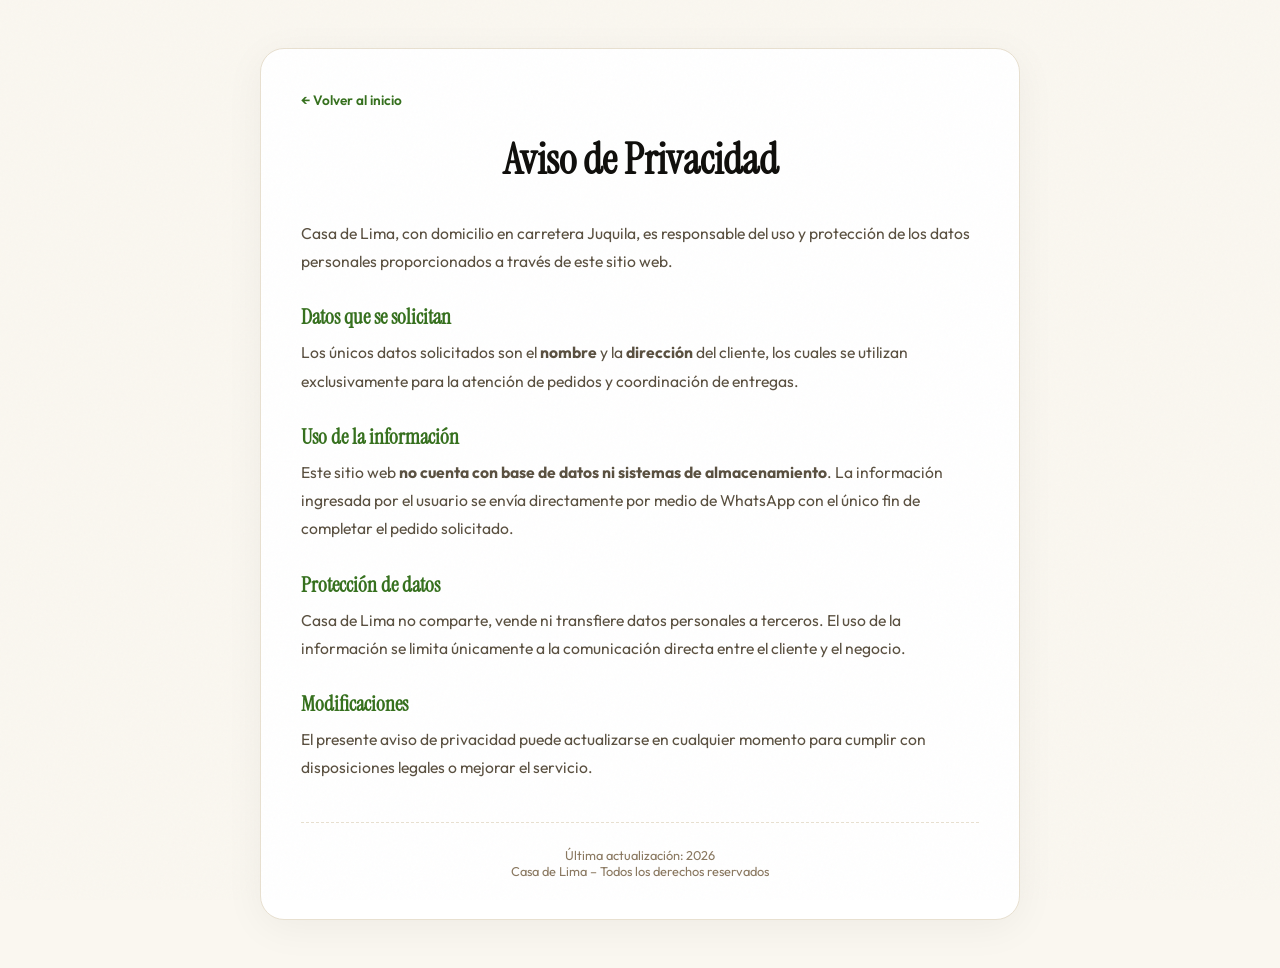
<file: public/aviso-de-privacidad.html>
<!DOCTYPE html>
<html lang="es">
<head>
<meta charset="UTF-8">
<title>Aviso de Privacidad | Casa de Lima</title>
<meta name="viewport" content="width=device-width, initial-scale=1.0">
<link rel="icon" href="/favicon.png" type="image/png">
<link rel="preconnect" href="https://fonts.googleapis.com">
<link rel="preconnect" href="https://fonts.gstatic.com" crossorigin>
<link href="https://fonts.googleapis.com/css2?family=Instrument+Serif:ital@0;1&family=Outfit:wght@300;400;500;600;700;900&display=swap" rel="stylesheet">
<link rel="stylesheet" href="css/index.css">
<style>
.legal-wrap{min-height:100vh;display:flex;align-items:center;justify-content:center;padding:3rem 1.25rem}
.legal-card{max-width:760px;width:100%}
.legal-card h1{font-family:'Instrument Serif',serif;font-size:clamp(2rem,4vw,2.6rem);color:var(--ink);text-align:center;margin-bottom:2rem}
.legal-card h2{font-family:'Instrument Serif',serif;font-size:1.3rem;color:var(--moss);margin-top:1.75rem;margin-bottom:.5rem}
.legal-card p{color:#5a5040;font-size:.98rem;line-height:1.8}
.legal-footer{text-align:center;margin-top:2.5rem;padding-top:1.5rem;border-top:1px dashed var(--fog);font-size:.8rem;color:#8a7860}
.legal-back{display:inline-flex;align-items:center;gap:6px;font-size:.85rem;color:var(--moss);text-decoration:none;font-weight:600;margin-bottom:1.5rem}
.legal-back:hover{color:var(--fern)}
</style>
</head>
<body>

<div class="legal-wrap">
  <div class="legal-card form-box">
    <a href="index.html" class="legal-back">&larr; Volver al inicio</a>
    <h1>Aviso de Privacidad</h1>

    <p>
        Casa de Lima, con domicilio en carretera Juquila, es responsable del uso y protección de los
        datos personales proporcionados a través de este sitio web.
    </p>

    <h2>Datos que se solicitan</h2>
    <p>
        Los únicos datos solicitados son el <strong>nombre</strong> y la <strong>dirección</strong>
        del cliente, los cuales se utilizan exclusivamente para la atención de pedidos
        y coordinación de entregas.
    </p>

    <h2>Uso de la información</h2>
    <p>
        Este sitio web <strong>no cuenta con base de datos ni sistemas de almacenamiento</strong>.
        La información ingresada por el usuario se envía directamente por medio de
        WhatsApp con el único fin de completar el pedido solicitado.
    </p>

    <h2>Protección de datos</h2>
    <p>
        Casa de Lima no comparte, vende ni transfiere datos personales a terceros.
        El uso de la información se limita únicamente a la comunicación directa
        entre el cliente y el negocio.
    </p>

    <h2>Modificaciones</h2>
    <p>
        El presente aviso de privacidad puede actualizarse en cualquier momento
        para cumplir con disposiciones legales o mejorar el servicio.
    </p>

    <div class="legal-footer">
        Última actualización: <span id="current-year">2026</span><br>
        Casa de Lima – Todos los derechos reservados
    </div>
  </div>
</div>

<script>
    try {
        document.getElementById('current-year').textContent = new Date().getFullYear();
    } catch (e) {
        console.error("No se pudo actualizar el año automáticamente:", e);
    }
</script>

</body>
</html>
</file>
<file: public/css/index.css>
*{margin:0;padding:0;box-sizing:border-box}
html{scroll-behavior:smooth;overflow-x:hidden}

:root{
  --ink:    #0f0e0b;
  --soil:   #1e1a14;
  --bark:   #000000d7;
  --moss:   #35701d;
  --fern:   #3d7a25;
  --lime:   #65d121;
  --honey:  #d4820a;
  --gold:   #f0b429;
  --cream:  #fcfcfc;
  --paper:  #faf7f0;
  --fog:    #e8e0d0;
  --white:  #ffffff;
}

body{
  font-family:'Outfit',sans-serif;
  background:var(--paper);
  color:var(--ink);
  overflow-x:hidden;
}

/* ── GRAIN OVERLAY ── */
body::after{
  content:'';
  position:fixed;inset:0;
  pointer-events:none;z-index:9999;
  opacity:.025;
  background-image:url("data:image/svg+xml,%3Csvg viewBox='0 0 512 512' xmlns='http://www.w3.org/2000/svg'%3E%3Cfilter id='n'%3E%3CfeTurbulence type='fractalNoise' baseFrequency='0.75' numOctaves='4' stitchTiles='stitch'/%3E%3C/filter%3E%3Crect width='100%25' height='100%25' filter='url(%23n)'/%3E%3C/svg%3E");
}

/* ── TYPOGRAPHY ── */
.serif{font-family:'Instrument Serif',serif}
.serif-i{font-family:'Instrument Serif',serif;font-style:italic}

/* ── DRAWER ── */
#overlay{position:fixed;inset:0;background:rgba(15,14,11,.7);backdrop-filter:blur(4px);z-index:200;opacity:0;pointer-events:none;transition:opacity .4s}
#overlay.on{opacity:1;pointer-events:all}

#drawer{
  position:fixed;top:0;right:0;height:100vh;
  width:min(340px,88vw);
  background:var(--soil);
  z-index:201;
  transform:translateX(105%);
  transition:transform .45s cubic-bezier(.4,0,.2,1);
  display:flex;flex-direction:column;
  padding:0;
  overflow:hidden;
}
#drawer.on{transform:translateX(0)}

.drawer-top{
  padding:1.5rem 1.75rem;
  border-bottom:1px solid rgba(255,255,255,.07);
  display:flex;align-items:center;justify-content:space-between;
}
.drawer-body{padding:1.25rem 1rem;flex:1;display:flex;flex-direction:column;gap:3px}
.drawer-footer{padding:1.15rem 1.55rem;border-top:1px solid rgba(255,255,255,.07)}

.nav-item{
  display:flex;align-items:center;gap:12px;
  padding:13px 16px;
  border-radius:12px;
  color:rgba(255,255,255,.65);
  text-decoration:none;
  font-weight:500;font-size:1rem;
  transition:all .2s;
  position:relative;
}
.nav-item:hover{background:rgba(255,255,255,.06);color:#fff}
.nav-item .num{
  font-size:.65rem;font-weight:700;
  color:var(--gold);
  letter-spacing:.05em;
  position:absolute;right:16px;
}

/* ── HEADER ── */
#hdr{
  position:sticky;top:0;left:0;right:0;z-index:100;
  background:rgba(15,14,11,.92);backdrop-filter:blur(16px);
  padding:.9rem 1.75rem;
  display:flex;align-items:center;justify-content:space-between;
  transition:background .4s,backdrop-filter .4s,box-shadow .4s;
}

/* ── PROMO DEL DÍA ── */
.promo-bar{
  position:relative;z-index:90;
  background:linear-gradient(90deg,var(--gold),var(--lime));
  color:var(--ink);
  padding:.55rem 1rem;
}
.promo-inner{
  max-width:1240px;margin:0 auto;
  display:flex;align-items:center;justify-content:center;flex-wrap:wrap;
  gap:.5rem 1rem;
  font-size:.82rem;font-weight:600;
}
.promo-badge{
  background:var(--ink);color:#fff;
  padding:3px 10px;border-radius:99px;
  font-size:.68rem;font-weight:700;letter-spacing:.04em;text-transform:uppercase;
  animation:promoPulse 1.6s ease-in-out infinite;
  flex-shrink:0;
}
@keyframes promoPulse{0%,100%{transform:scale(1)}50%{transform:scale(1.08)}}
.promo-msg{max-width:420px}
.promo-discount{
  position:relative;width:42px;height:42px;flex-shrink:0;
  animation:promoPulse 1.6s ease-in-out infinite;
}
.promo-discount svg{position:absolute;inset:0;width:100%;height:100%}
.promo-discount b{
  position:absolute;inset:0;
  display:flex;align-items:center;justify-content:center;
  color:#fff;font-size:.6rem;font-weight:800;text-align:center;
}
.promo-price{
  display:flex;align-items:baseline;gap:6px;flex-shrink:0;
  background:rgba(15,14,11,.14);padding:3px 10px;border-radius:99px;
}
.promo-price s{color:#d32f2f;font-weight:600;font-size:.78rem}
.promo-price b{font-size:1rem;font-weight:800}
.promo-countdown{display:flex;align-items:center;gap:3px;font-variant-numeric:tabular-nums}
.promo-unit{background:rgba(15,14,11,.14);padding:3px 7px;border-radius:6px;font-size:.8rem}
.promo-unit b{font-weight:800}
.promo-sep{opacity:.55}
.promo-cta{
  background:var(--ink);color:#fff;text-decoration:none;
  padding:6px 16px;border-radius:99px;font-weight:700;font-size:.78rem;
  transition:transform .2s;flex-shrink:0;
}
.promo-cta:hover{transform:scale(1.05)}
@media(max-width:640px){
  .promo-inner{flex-direction:column;font-size:.72rem;gap:.45rem;padding:.25rem 0}
  .promo-msg{white-space:normal;text-align:center;max-width:100%}
}
#hdr.solid{
  background:rgba(15,14,11,.92);
  backdrop-filter:blur(16px);
  box-shadow:0 1px 0 rgba(255,255,255,.06);
}

.hdr-logo{
    position:relative;
    display:inline-block;
}

.hdr-logo::after{
    content:"";
    position:absolute;
    top:50%;
    left:50%;
    width:100%;
    height:100%;
    transform:translate(-50%, -50%);
    border-radius:10%;
    border:2px solid rgba(9, 255, 0, 0.76);
    opacity:0;
    animation:wave 7s infinite;
}

@keyframes wave{
    0%{
        transform:translate(-50%, -50%) scale(1);
        opacity:.6;
    }
    100%{
        transform:translate(-50%, -50%) scale(1.6);
        opacity:0;
    }
}

.hdr-logo img{
    height:46px;
    width:auto;
    position:relative;
    z-index:2;
    filter:drop-shadow(0 2px 8px rgb(30, 255, 0));
}

#burger{
  width:42px;height:42px;
  border:1.5px solid rgba(255,255,255,.18);
  border-radius:10px;
  background:rgba(0, 0, 0, 0.63);
  cursor:pointer;
  display:flex;flex-direction:column;
  align-items:center;justify-content:center;gap:5px;
  transition:background .2s,border-color .2s;
}
#burger:hover{background:rgba(255,255,255,.12);border-color:rgba(255,255,255,.3)}
#burger span{display:block;width:18px;height:1.5px;background:#fff;border-radius:2px;transition:all .35s}
#burger.on span:nth-child(1){transform:translateY(6.5px) rotate(45deg)}
#burger.on span:nth-child(2){opacity:0;transform:scaleX(0)}
#burger.on span:nth-child(3){transform:translateY(-6.5px) rotate(-45deg)}

/* ── HERO ── */
#hero{
  min-height:100vh;
  background:var(--soil);
  position:relative;
  display:grid;
  grid-template-rows:1fr;
  overflow:hidden;
}

.hero-bg{
  position:absolute;inset:0;
  z-index:0;
  background-image:url('../tienda-hero.jpg');
  background-size:cover;background-position:center;
  opacity:.12;
  transition:opacity 1s;
}

.hero-grid{
  position:relative;z-index:2;
  display:grid;
  grid-template-columns:1fr 1fr;
  min-height:100vh;
}

.hero-left{
  display:flex;flex-direction:column;
  justify-content:flex-end;
  padding:3.5rem 3rem 5rem 3.5rem;
  border-right:1px solid rgba(255,255,255,.07);
}

.hero-right{
  display:flex;flex-direction:column;
  justify-content:flex-end;
  padding:7rem 3rem 5rem;
  gap:1.5rem;
}


.hero-h1{
  font-family:'Instrument Serif',serif;
  font-size:clamp(3rem,6vw,5.5rem);
  line-height:1.0;
  color:#fff;
  margin-bottom:1.5rem;
}
.hero-h1 em{
  font-style:italic;
  color:var(--lime);
}

.hero-sub{
  color:rgba(255, 255, 255, 0.863);
  font-size:1rem;line-height:1.7;
  max-width:360px;
  margin-bottom:2.5rem;
}

.hero-cta{
  display:inline-flex;align-items:center;gap:10px;
  background:var(--lime);
  color:var(--ink);
  font-weight:700;font-size:.9rem;
  padding:14px 26px;
  border-radius:99px;
  text-decoration:none;
  width:fit-content;
  transition:all .25s;
  box-shadow:0 0 40px rgba(126,201,74,.25);
}
.hero-cta:hover{background:#fff;box-shadow:0 0 50px rgba(126,201,74,.4);transform:translateY(-2px)}

.hero-stat{
  background:rgba(255,255,255,.06);
  border:1px solid rgba(255,255,255,.1);
  border-radius:16px;
  padding:1.25rem 1.5rem;
  backdrop-filter:blur(10px);
  -webkit-backdrop-filter:blur(10px);
  transition:.3s ease;
  position:relative;
  overflow:hidden;
}

.hero-stat:hover{
  transform:translateY(-4px);
  border-color:rgba(240,180,41,.35);
  box-shadow:0 10px 25px rgba(0,0,0,.25);
}

.hero-stat-num{
  font-family:'Instrument Serif',serif;
  font-size:2.8rem;
  color:var(--gold);
  line-height:1;
  letter-spacing:.5px;
  text-shadow:0 0 12px rgba(240,180,41,.3);
}

.hero-stat-label{
  color:rgb(255, 255, 255);
  font-size:.8rem;
  margin-top:.35rem;
  letter-spacing:.04em;
  text-transform:uppercase;
}

.hero-stat::before{
  content:"";
  position:absolute;
  top:0;
  left:-60%;
  width:50%;
  height:100%;
  background:linear-gradient(
    120deg,
    transparent,
    rgba(255,255,255,.12),
    transparent
  );
  animation:shine 4s infinite linear;
}

@keyframes shine{
  0%{ left:-60%; }
  100%{ left:160%; }
}

/* ── TICKER ── */
.ticker-wrap{
  background:var(--moss);
  overflow:hidden;
  padding:.65rem 0;
  border-top:1px solid rgba(255,255,255,.08);
  border-bottom:1px solid rgba(255,255,255,.08);
}
.ticker-track{
  display:flex;gap:0;
  animation:ticker 22s linear infinite;
  width:max-content;
}
.ticker-track:hover{animation-play-state:paused}
@keyframes ticker{from{transform:translateX(0)}to{transform:translateX(-50%)}}
.ticker-item{
  display:flex;
  align-items:center;
  gap:8px;
  padding:0 2.5rem;
  font-size:.78rem;
  font-weight:600;
  color:rgba(255,255,255,.75);
  letter-spacing:.04em;
  white-space:nowrap;
text-transform:uppercase;
  transition:all .3s ease;
}
.ticker-item:hover{
  transform:translateY(-4px) scale(1.06);
  color:#fff;
  text-shadow:
    0 0 8px rgba(255,255,255,.7),
    0 0 18px rgba(240,180,41,.6);
  filter:drop-shadow(0 6px 12px rgba(0,0,0,.25));
}
.ticker-dot{width:4px;height:4px;background:var(--gold);border-radius:50%;flex-shrink:0}

/* ── SECTION BASE ── */
.sec{padding:6rem 0}
.container{max-width:1240px;margin:0 auto;padding:0 2rem}

.sec-label{
  display:flex;align-items:center;gap:10px;
  font-size:1rem;font-weight:700;
  letter-spacing:.14em;text-transform:uppercase;
  color:rgb(131, 119, 11);
  margin-bottom:1rem;
}
.sec-label::before{content:'';flex-shrink:0;width:24px;height:1.5px;background:var(--honey)}

/* ── NOSOTROS ── */
#nosotros{background:var(--paper)}

.nosotros-grid{
  display:grid;
  grid-template-columns:1fr 1fr;
  gap:5rem;
  align-items:center;
}

.nosotros-img-stack{position:relative;height:520px;overflow:hidden;border-radius:4px 20px 4px 20px}
.nosotros-img-main{
  position:absolute;
  top:0;left:0;right:4rem;bottom:4rem;
  border-radius:4px 20px 4px 20px;
  object-fit:cover;
  box-shadow:0 30px 80px rgba(0,0,0,.2);
}
.nosotros-img-accent{
  position:absolute;
  bottom:0;right:0;
  width:55%;height:55%;
  border-radius:20px 4px 20px 4px;
  object-fit:cover;
  box-shadow:0 20px 50px rgba(0,0,0,.25);
  border:4px solid var(--paper);
}
.nosotros-badge{
  position:absolute;
  top:50%;left:50%;
  transform:translate(-50%,-50%);
  background:rgb(13, 143, 13);
  color:#ffffff;
  width:100px;height:100px;
  border-radius:40%;
  display:flex;flex-direction:column;
  align-items:center;justify-content:center;
  text-align:center;
  box-shadow:0 8px 30px rgba(238, 255, 0, 0.685);
  border:3px solid var(--paper);
  z-index:2;
}
.nosotros-badge span:first-child{font-family:'Instrument Serif',serif;font-size:1.9rem;color:yellow;line-height:1}
.nosotros-badge span:last-child{font-size:.6rem;font-weight:500;letter-spacing:.08em;text-transform:uppercase;color:rgb(255, 255, 255);margin-top:1px}

.nosotros-text h2{
  font-family:'Instrument Serif',serif;
  font-size:clamp(2.2rem,3.5vw,3.2rem);
  line-height:1.15;
  color:var(--ink);
  margin-bottom:1.5rem;
}
.nosotros-text h2 em{font-style:italic;color:var(--moss)}
.nosotros-text p{color:#000000;font-size:1.02rem;line-height:1.8;margin-bottom:1rem}


.btn-dark{
  display:inline-flex;align-items:center;gap:9px;
  background:var(--ink);color:var(--cream);
  font-weight:600;font-size:.9rem;
  padding:13px 24px;border-radius:99px;
  text-decoration:none;
  transition:all .25s;
  border:1.5px solid transparent;
}
.btn-dark:hover{background:transparent;color:var(--ink);border-color:var(--ink)}

/* ── PRODUCTOS ── */
#productos{background:var(--ink)}

#productos .sec-label{color:var(--lime)}
#productos .sec-label::before{background:var(--lime)}

.prod-h2{
  font-family:'Instrument Serif',serif;
  font-size:clamp(2.5rem,4vw,4rem);
  color:#fff;
  line-height:1.1;
  margin-bottom:.5rem;
}
.prod-h2 em{font-style:italic;color:var(--lime)}

.prod-sub{color:rgba(255,255,255,.4);font-size:.95rem;margin-bottom:3.5rem}

.prod-grid{
  display:grid;
  grid-template-columns:1fr 1fr;
  gap:1.5px;
  background:rgba(255,255,255,.06);
  border-radius:20px;
  overflow:hidden;
}

.prod-card{
  background:var(--bark);
  padding:2.5rem;
  transition:background .3s;
  position:relative;
  overflow:hidden;
}
.prod-card::before{
  content:'';
  position:absolute;top:0;left:0;right:0;
  height:3px;
  opacity:0;
  transition:opacity .3s;
}
.prod-card:nth-child(1)::before{background:linear-gradient(90deg,var(--lime),var(--moss))}
.prod-card:nth-child(2)::before{background:linear-gradient(90deg,var(--gold),var(--honey))}
.prod-card:hover{background:#2a2015}
.prod-card:hover::before{opacity:1}

.prod-card-icon{
  width:56px;height:56px;
  border-radius:50px;
  display:flex;align-items:center;justify-content:center;
  margin-bottom:1.5rem;
}
.prod-card:nth-child(1) .prod-card-icon{background:rgba(106, 255, 0, 0.032);color:var(--lime)}
.prod-card:nth-child(2) .prod-card-icon{background:rgba(240, 180, 41, 0.032);color:var(--gold)}

.prod-card h3{
  font-family:'Instrument Serif',serif;
  font-size:1.6rem;color:#fff;
  margin-bottom:1rem;
}
.prod-card h3 em{font-style:italic}

.prod-items{
  list-style:none;
  display:flex;
  flex-direction:column;
  gap:8px;
  margin:0;
  padding:0;
}

.prod-items li{
  display:flex;
  align-items:center;
  gap:10px;
  font-size:.9rem;
  color:rgba(255, 255, 255, 0.74);
  padding:10px 0;
  border-bottom:1px solid rgba(255,255,255,.06);
  transition:.25s ease;
  position:relative;
  overflow:hidden;
}

.prod-items li:hover{
  color:#fff;
  transform:translateX(4px);
}

.prod-items li::before{
  content:'';
  flex-shrink:0;
  width:6px;
  height:6px;
  border-radius:50%;
  background:rgba(255,255,255,.3);
  transition:.3s ease;
}

.prod-card:nth-child(1) .prod-items li::before{
  background:var(--lime);
  box-shadow:0 0 8px rgba(50,255,100,.5);
}

.prod-card:nth-child(2) .prod-items li::before{
  background:var(--gold);
  box-shadow:0 0 8px rgba(240,180,41,.5);
}

.prod-items li::after{
  content:"";
  position:absolute;
  left:0;
  bottom:0;
  width:0%;
  height:1px;
  background:rgba(255,255,255,.2);
  transition:.3s;
}

.prod-items li:hover::after{
  width:100%;
}

/* ── HORARIO / DATOS ── */
#datos{background:var(--cream)}

.datos-grid{
  display:grid;
  grid-template-columns:1fr 1fr 1fr;
  gap:1.5rem;
}

.dato-card{
  background:#fff;
  border-radius:20px;
  padding:2rem;
  border:1.5px solid var(--fog);
  position:relative;
  overflow:hidden;
  box-shadow:0 4px 20px rgba(15,14,11,.04);
  transition:transform .3s cubic-bezier(.4,0,.2,1),box-shadow .3s,border-color .3s;
}
.dato-card::after{content:'';position:absolute;top:0;left:0;right:0;height:3px;background:linear-gradient(90deg,var(--lime),var(--gold));transform:scaleX(0);transform-origin:left;transition:transform .35s}
.dato-card:hover{
  transform:translateY(-6px);
  border-color:var(--moss);
  box-shadow:0 20px 45px rgba(15,14,11,.12),0 0 24px rgba(240,180,41,.18);
}
.dato-card:hover::after{transform:scaleX(1)}

.dato-icon{
  width:52px;height:52px;
  background:linear-gradient(135deg,var(--lime),var(--moss));
  border-radius:16px;
  display:flex;align-items:center;justify-content:center;
  color:#fff;margin-bottom:1.25rem;
  box-shadow:0 8px 20px rgba(53,112,29,.25);
  transition:transform .3s;
}
.dato-card:hover .dato-icon{transform:scale(1.08) rotate(-4deg)}
.dato-card h4{font-family:'Instrument Serif',serif;font-size:1.15rem;font-weight:400;color:var(--ink);margin-bottom:.6rem}
.dato-card p,.dato-card a{color:#6b5d48;font-size:.92rem;line-height:1.7;text-decoration:none}
.dato-card a:hover{color:var(--moss)}

.horario-row{display:flex;justify-content:space-between;align-items:center;padding:4px 0;border-bottom:1px dashed var(--fog)}
.horario-row:last-child{border:none}
.horario-row span:first-child{font-size:.85rem;color:#6b5d48}
.horario-row span:last-child{font-size:.85rem;font-weight:700;color:var(--moss)}

/* ── MAPA ── */
#ubicacion{background:var(--ink);padding:0}

.mapa-wrap{
  display:grid;
  grid-template-columns:420px 1fr;
  min-height:500px;
}

.mapa-info{
  background:var(--bark);
  padding:4rem 3rem;
  display:flex;flex-direction:column;justify-content:center;
  position:relative;overflow:hidden;
}
.mapa-info::after{
  content:'';
  position:absolute;bottom:-60px;right:-60px;
  width:200px;height:200px;
  border-radius:50%;
  background:radial-gradient(circle,rgba(126,201,74,.15),transparent 70%);
  pointer-events:none;
}

.mapa-info .sec-label{color:var(--lime)}
.mapa-info .sec-label::before{background:var(--lime)}

.mapa-info h2{
  font-family:'Instrument Serif',serif;
  font-size:2.4rem;color:#fff;
  margin-bottom:1rem;line-height:1.15;
}
.mapa-info p{color:rgba(255,255,255,.5);font-size:.93rem;line-height:1.7;margin-bottom:2rem}

.mapa-detail{
  display:flex;align-items:flex-start;gap:14px;
  margin-bottom:1.25rem;
}
.mapa-detail-icon{
  width:36px;height:36px;flex-shrink:0;
  background:rgba(255,255,255,.07);
  border-radius:9px;
  display:flex;align-items:center;justify-content:center;
  color:var(--gold);
}
.mapa-detail h5{font-size:.8rem;font-weight:700;color:rgba(255,255,255,.4);letter-spacing:.06em;text-transform:uppercase;margin-bottom:2px}
.mapa-detail p,.mapa-detail a{font-size:.92rem;color:rgba(255,255,255,.75);line-height:1.5;text-decoration:none}
.mapa-detail a:hover{color:var(--lime)}

.mapa-frame iframe{width:100%;height:100%;min-height:500px;border:none;filter:saturate(.7) contrast(1.1)}

/* ── CONTACTO ── */
#contacto{background:var(--paper)}

.contacto-grid{
  display:grid;
  grid-template-columns:1fr 480px;
  gap:5rem;
  align-items:start;
}

.contacto-left h2{
  font-family:'Instrument Serif',serif;
  font-size:clamp(2.2rem,3.5vw,3.2rem);
  line-height:1.15;color:var(--ink);
  margin-bottom:1rem;
}
.contacto-left h2 em{font-style:italic;color:var(--moss)}
.contacto-left p{color:#5a5040;font-size:1rem;line-height:1.8;margin-bottom:2rem}

.contacto-methods{display:flex;flex-direction:column;gap:12px}
.cmethod{
  display:flex;align-items:center;gap:14px;
  padding:16px 18px;
  background:#fff;
  border:1.5px solid var(--fog);
  border-radius:16px;
  text-decoration:none;
  position:relative;
  overflow:hidden;
  box-shadow:0 4px 20px rgba(15,14,11,.04);
  transition:transform .3s cubic-bezier(.4,0,.2,1),box-shadow .3s,border-color .3s;
}
.cmethod::after{content:'';position:absolute;top:0;left:0;right:0;height:3px;background:linear-gradient(90deg,var(--lime),var(--gold));transform:scaleX(0);transform-origin:left;transition:transform .35s}
.cmethod:hover{
  transform:translateY(-4px);
  border-color:var(--moss);
  box-shadow:0 16px 36px rgba(15,14,11,.1),0 0 20px rgba(240,180,41,.15);
}
.cmethod:hover::after{transform:scaleX(1)}
.cmethod-icon{width:44px;height:44px;border-radius:14px;display:flex;align-items:center;justify-content:center;flex-shrink:0;transition:transform .3s}
.cmethod:hover .cmethod-icon{transform:scale(1.08) rotate(-4deg)}
.cmethod p{font-size:.75rem;color:#8a7860;margin-bottom:1px}
.cmethod strong{font-family:'Instrument Serif',serif;font-weight:400;font-size:1.05rem;color:var(--ink)}

.form-box{
  background:#fff;
  border-radius:24px;
  padding:2.5rem;
  border:1.5px solid var(--fog);
  box-shadow:0 8px 40px rgba(0,0,0,.05);
}
.form-box h3{
  font-family:'Instrument Serif',serif;
  font-size:1.5rem;color:var(--ink);
  margin-bottom:1.5rem;
}

.fgroup{margin-bottom:1.1rem}
.flabel{display:block;font-size:.78rem;font-weight:700;color:var(--bark);letter-spacing:.04em;margin-bottom:.4rem}
.finput{
  width:100%;
  padding:11px 14px;
  border:1.5px solid var(--fog);
  border-radius:10px;
  font-family:'Outfit',sans-serif;
  font-size:.92rem;color:var(--ink);
  background:var(--paper);
  outline:none;
  transition:border-color .2s,box-shadow .2s;
}
.finput:focus{border-color:var(--moss);box-shadow:0 0 0 3px rgba(45,90,27,.1)}
textarea.finput{resize:vertical;min-height:100px}

.frow{display:grid;grid-template-columns:1fr 1fr;gap:1rem}

.btn-submit{
  width:100%;
  background:var(--moss);
  color:#fff;
  font-family:'Outfit',sans-serif;
  font-weight:700;font-size:.95rem;
  padding:14px;border-radius:12px;
  border:none;cursor:pointer;
  display:flex;align-items:center;justify-content:center;gap:8px;
  transition:background .2s,transform .2s,box-shadow .2s;
  box-shadow:0 4px 20px rgba(45,90,27,.3);
  margin-top:.5rem;
}
.btn-submit:hover{background:var(--fern);transform:translateY(-1px);box-shadow:0 8px 28px rgba(45,90,27,.4)}

/* ── TAQUERÍA ── */
#taqueria{background:var(--bark);overflow:hidden;padding:.7rem 0;position:relative}
#taqueria::before,#taqueria::after{
  content:'';position:absolute;top:0;bottom:0;width:80px;z-index:2;pointer-events:none;
}
#taqueria::before{left:0;background:linear-gradient(to right,var(--bark),transparent)}
#taqueria::after{right:0;background:linear-gradient(to left,var(--bark),transparent)}
.taq-track{display:flex;gap:0;animation:taqticker 18s linear infinite;width:max-content}
.taq-track:hover{animation-play-state:paused}
@keyframes taqticker{from{transform:translateX(0)}to{transform:translateX(-50%)}}
.taq-item{
    display:inline-flex;
    align-items:center;
    gap:9px;
    padding:0 2rem;
    font-size:.8rem;
    font-weight:600;
    color:var(--gold);
    letter-spacing:.06em;
    text-transform:uppercase;
    white-space:nowrap;

    transition:all .3s ease;
    border-radius:8px;
}

.taq-track:hover .taq-item{
    opacity:.45;
}

.taq-track:hover .taq-item:hover{
    opacity:1;
    transform:scale(1.08);
    color:#fff;
    background:rgba(255,255,255,.06);
    text-shadow:0 0 8px rgba(240,180,41,.6);
}
.taq-dot{width:5px;height:5px;background:rgba(48, 240, 41, 0.4);border-radius:50%;flex-shrink:0}

/* ── PORTAFOLIO ── */
#portafolio{
  background:var(--cream);
  border-top:1px solid var(--fog);
  padding:4rem 0;
}

.port-head{text-align:center;margin-bottom:2.5rem}
.port-head h2{font-family:'Instrument Serif',serif;font-size:1.8rem;color:var(--ink);margin-bottom:.4rem}
.port-head p{color:#8a7860;font-size:.9rem}

.port-grid{display:grid;grid-template-columns:repeat(auto-fit,minmax(250px,1fr));gap:1.5rem;margin-bottom:2rem}
.port-card{
  background:#fff;
  border:1.5px solid var(--fog);
  border-radius:22px;
  padding:2rem 1.6rem;
  text-decoration:none;
  display:flex;flex-direction:column;
  gap:1rem;
  position:relative;
  overflow:hidden;
  box-shadow:0 4px 20px rgba(15,14,11,.04);
  transition:transform .35s cubic-bezier(.4,0,.2,1),box-shadow .35s,border-color .35s;
}
.port-card::before{content:'';position:absolute;top:-40%;right:-30%;width:60%;height:60%;background:radial-gradient(circle,rgba(101,209,33,.10),transparent 70%);pointer-events:none}
.port-browser{
  display:flex;align-items:center;gap:6px;
  margin:-2rem -1.6rem 1.2rem -1.6rem;
  padding:10px 14px;
  background:linear-gradient(90deg,#f2ede1,#e9e2d0);
  border-bottom:1px solid var(--fog);
  position:relative;
}
.port-dot{width:8px;height:8px;border-radius:50%;flex-shrink:0}
.port-url{
  margin-left:6px;
  font-size:.66rem;font-family:'Courier New',monospace;
  color:#8a7860;
  background:#fff;
  padding:3px 10px;
  border-radius:99px;
  flex:1;
  overflow:hidden;text-overflow:ellipsis;white-space:nowrap;
  box-shadow:inset 0 0 0 1px var(--fog);
}
.port-card::after{content:'';position:absolute;top:0;left:0;right:0;height:3px;background:linear-gradient(90deg,var(--lime),var(--gold));transform:scaleX(0);transform-origin:left;transition:transform .35s}
.port-card:hover{
  transform:translateY(-8px) scale(1.015);
  border-color:var(--moss);
  box-shadow:0 24px 50px rgba(15,14,11,.14),0 0 26px rgba(240,180,41,.18);
}
.port-card:hover::after{transform:scaleX(1)}
.port-card-icon{
  width:56px;height:56px;
  border-radius:50%;
  background:linear-gradient(135deg,var(--lime),var(--moss));
  display:flex;align-items:center;justify-content:center;
  color:#fff;
  box-shadow:0 8px 20px rgba(53,112,29,.25);
  transition:transform .3s;
}
.port-card:hover .port-card-icon{transform:scale(1.1) rotate(-4deg)}
.port-card-icon svg{animation:portIconDrift 2.6s ease-in-out infinite alternate}
@keyframes portIconDrift{from{transform:translateX(-3px)}to{transform:translateX(3px)}}
.port-card:nth-child(2n) .port-card-icon svg{animation-delay:.4s}
.port-card:nth-child(3n) .port-card-icon svg{animation-delay:.8s}
.port-discount{
  position:absolute;top:8px;right:8px;z-index:2;
  width:64px;height:64px;
  animation:promoPulse 1.6s ease-in-out infinite;
}
.port-discount svg{position:absolute;inset:0;width:100%;height:100%}
.port-discount b{
  position:absolute;inset:0;
  display:flex;align-items:center;justify-content:center;
  color:#fff;font-size:.82rem;font-weight:800;text-align:center;
}
.port-card-body h4{font-family:'Space Grotesk',sans-serif;font-size:1.08rem;font-weight:600;letter-spacing:-.01em;color:var(--ink);margin-bottom:.4rem;line-height:1.25}
.port-card-body p{
  display:inline-block;
  font-size:.66rem;font-weight:700;
  color:var(--moss);
  background:var(--paper);
  padding:4px 11px;
  border-radius:99px;
  letter-spacing:.05em;text-transform:uppercase;
}
.port-card-link{
  font-size:.78rem;font-weight:700;color:var(--ink);
  display:flex;align-items:center;gap:4px;
  margin-top:auto;padding-top:.85rem;
  border-top:1px dashed var(--fog);
  transition:color .25s;
}
.port-card-link i{transition:transform .25s}
.port-card:hover .port-card-link{color:var(--moss)}
.port-card:hover .port-card-link i{transform:translate(2px,-2px)}
.port-cta{
  display:inline-flex;align-items:center;gap:8px;
  padding:10px 22px;
  background:var(--ink);color:#fff;
  border-radius:99px;
  font-size:.84rem;font-weight:700;
  text-decoration:none;
  transition:all .2s;
  border:1.5px solid var(--ink);
}
.port-cta:hover{background:transparent;color:var(--ink)}

/* ── FOOTER ── */
#footer{background:var(--soil);padding:3rem 0 2rem}

.footer-inner{
  max-width:1240px;margin:0 auto;padding:0 2rem;
  display:flex;flex-direction:column;align-items:center;
  text-align:center;gap:1.25rem;
}


.footer-logo img{
    height:56px;
    width:auto;
    transition:.4s ease;
    filter:drop-shadow(0 2px 10px rgba(30,255,0,.5));
    animation:floatLogo 3.5s ease-in-out infinite;
}

/* Hover: crece + gira + más brillo */
.footer-logo img:hover{
    transform:translateY(-4px) scale(1.12) rotate(-3deg);
    filter:drop-shadow(0 0 18px rgba(30,255,0,.9))
           drop-shadow(0 0 35px rgba(30,255,0,.6));
}

/* Movimiento suave constante */
@keyframes floatLogo{
    0%,100%{
        transform:translateY(0) rotate(0deg);
    }
    50%{
        transform:translateY(-3px) rotate(2deg);
    }
}


.footer-tagline{color:rgba(255, 255, 255, 0.35);font-size:.85rem;max-width:320px;line-height:1.6}

.footer-links{display:flex;gap:8px}
.footer-social{
  width:38px;height:38px;
  border-radius:9px;
  border:1px solid rgba(255,255,255,.1);
  background:rgba(255,255,255,.04);
  display:flex;align-items:center;justify-content:center;
  color:rgba(255,255,255,.5);
  text-decoration:none;
  transition:all .2s;
}
.footer-social:hover{background:rgba(255,255,255,.1);color:#fff;border-color:rgba(255,255,255,.2)}

.footer-divider{width:100%;height:1px;background:rgba(255, 255, 255, 0.07)}

.footer-bottom{
  width:100%;
  display:flex;align-items:center;justify-content:space-between;
  flex-wrap:wrap;gap:.5rem;
}
.footer-copy{font-size:.75rem;color:rgba(255,255,255,.2)}
.footer-privacy{font-size:.75rem;color:rgba(255,255,255,.25);text-decoration:none;transition:color .2s}
.footer-privacy:hover{color:rgba(255, 255, 255, 0.6)}

/* ── WA ── */
.wa{
  position:fixed;bottom:30px;right:24px;z-index:90;
  width:50px;height:50px;
  background:#25D366;border-radius:50%;
  display:flex;align-items:center;justify-content:center;
  text-decoration:none;
  box-shadow:0 8px 24px rgba(9, 255, 0, 0.151);
  animation:wapulse 3s ease-in-out infinite;
  opacity:0;pointer-events:none;transform:translateY(12px);
  transition:opacity .3s ease,transform .3s ease;
}
.wa.show{opacity:1;pointer-events:auto;transform:none}
@keyframes wapulse{0%,100%{transform:scale(1)}50%{transform:scale(1.07)}}
.wa::after{
  content:'';position:absolute;inset:-6px;
  border-radius:50%;
  border:2px solid rgb(0, 255, 34);
  animation:waring 3s ease-out infinite;
}
@keyframes waring{0%{transform:scale(.9);opacity:.7}100%{transform:scale(1.2);opacity:0}}

/* ── REVEAL ── */
[data-r]{opacity:0;transform:translateY(32px);transition:opacity .7s ease,transform .7s ease}
[data-r].vis{opacity:1;transform:none}
[data-r="l"]{transform:translateX(-32px)}
[data-r="r"]{transform:translateX(32px)}
[data-r="l"].vis,[data-r="r"].vis{transform:none}

/* ── RESPONSIVE ── */
@media(max-width:900px){
  .hero-grid{grid-template-columns:1fr}
  .hero-left{border-right:none;border-bottom:1px solid rgba(255,255,255,.07);padding:3rem 2rem 3rem}
  .hero-right{padding:2rem;flex-direction:row;flex-wrap:wrap;gap:1rem}
  .hero-stat{flex:1;min-width:140px}
  .nosotros-grid,.prod-grid,.datos-grid,.contacto-grid{grid-template-columns:1fr}
  .mapa-wrap{grid-template-columns:1fr}
  .mapa-frame iframe{min-height:300px}
  .nosotros-img-stack{height:380px}
  .sec{padding:4rem 0}
  .frow{grid-template-columns:1fr}
  p{line-height:1.9}
  .port-grid{grid-template-columns:repeat(auto-fill,minmax(170px,1fr))}
  .taq-divider{display:none}
}
@media(max-width:600px){
  .hero-left{padding:2.5rem 1.5rem 3rem}
  .container{padding:0 1.25rem}
  .prod-grid{grid-template-columns:1fr}
  .hero-stat{min-width:calc(50% - .5rem)}
}
</file>
